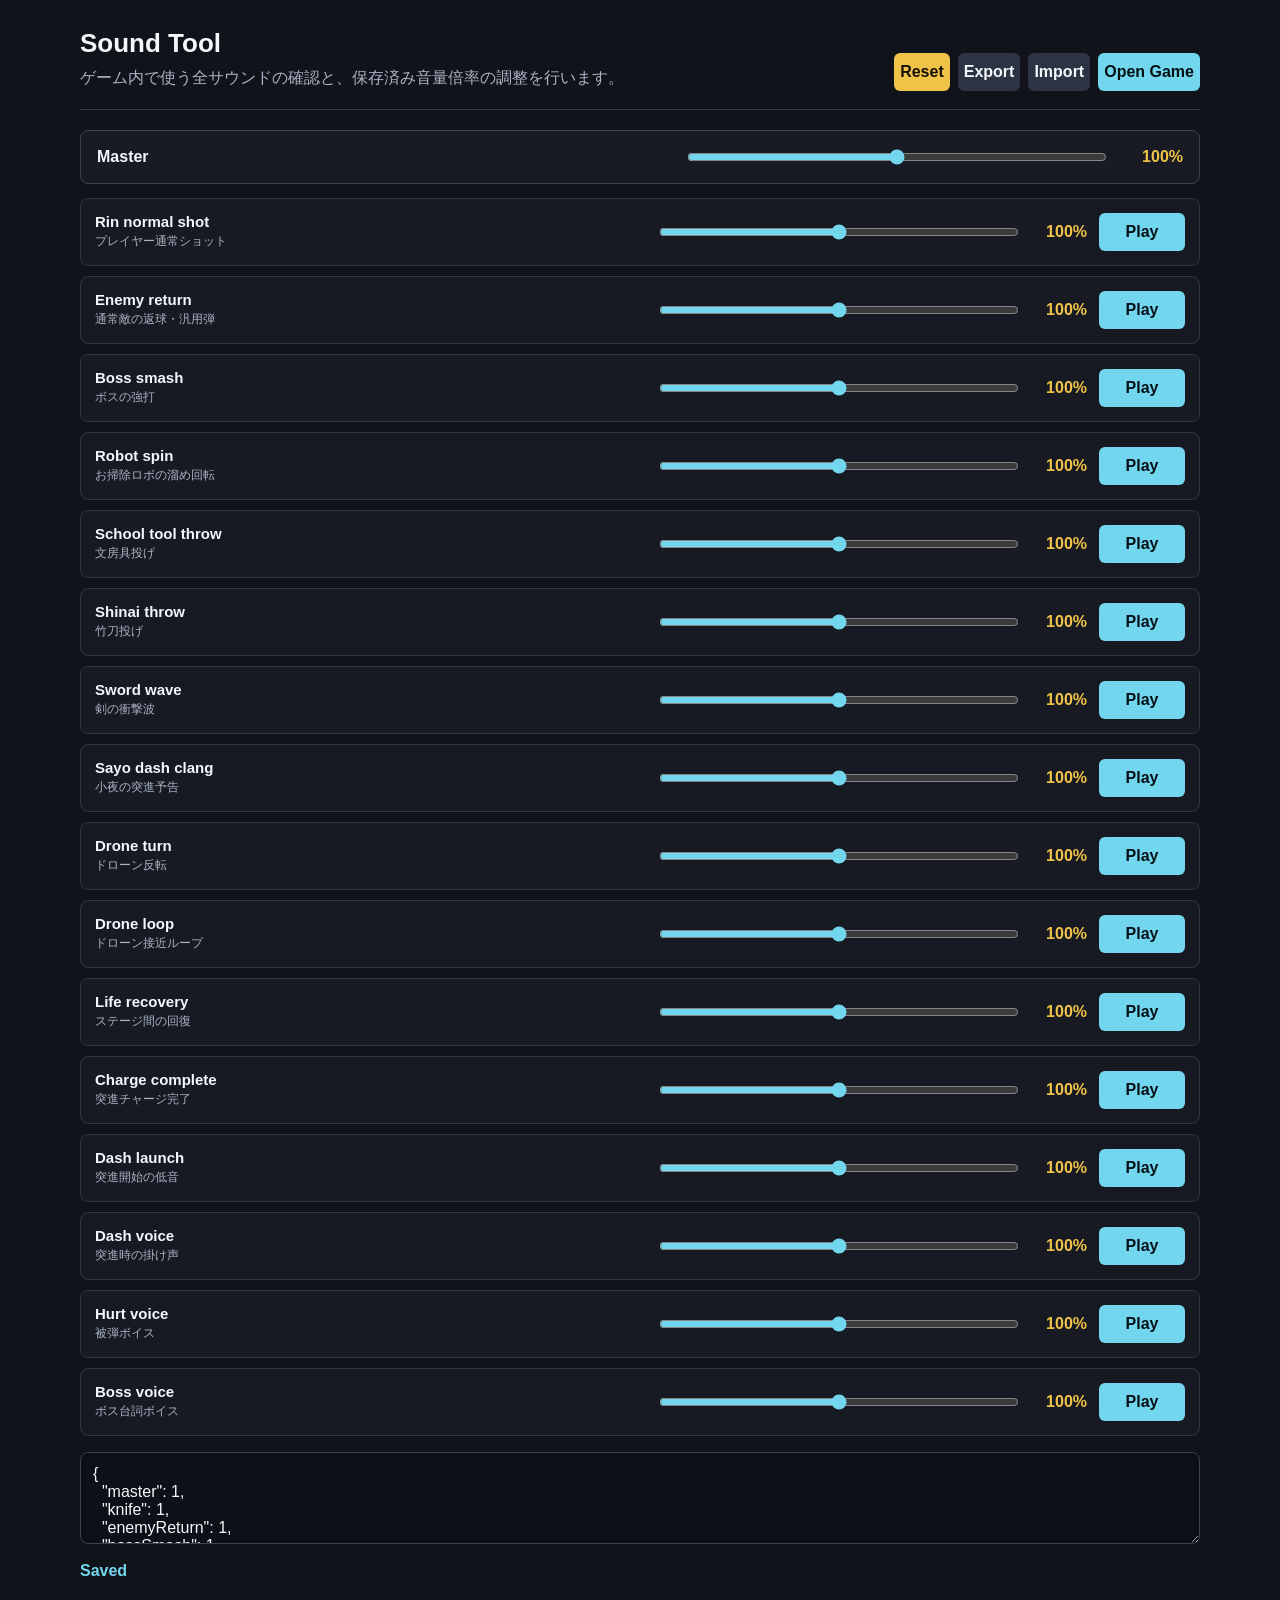
<file: tools/sound-tool.html>
<!doctype html>
<html lang="ja">
  <head>
    <meta charset="utf-8">
    <meta name="viewport" content="width=device-width, initial-scale=1">
    <title>Yokoshoot Sound Tool</title>
    <style>
      :root {
        color-scheme: dark;
        font-family: "Yu Gothic", "Hiragino Kaku Gothic ProN", Meiryo, sans-serif;
        background: #11131a;
        color: #f4f7fb;
      }

      * {
        box-sizing: border-box;
      }

      body {
        min-width: 320px;
        margin: 0;
        background: #11131a;
      }

      main {
        width: min(1120px, calc(100% - 32px));
        margin: 0 auto;
        padding: 28px 0 36px;
      }

      header {
        display: flex;
        flex-wrap: wrap;
        gap: 16px;
        align-items: end;
        justify-content: space-between;
        padding-bottom: 18px;
        border-bottom: 1px solid #323746;
      }

      h1 {
        margin: 0 0 6px;
        font-size: 26px;
      }

      p {
        margin: 0;
        color: #aab3c5;
        line-height: 1.6;
      }

      button,
      input,
      textarea {
        font: inherit;
      }

      button {
        min-height: 38px;
        border: 0;
        border-radius: 6px;
        background: #72d7ee;
        color: #061017;
        cursor: pointer;
        font-weight: 800;
      }

      button.secondary {
        background: #2c3342;
        color: #f4f7fb;
      }

      button.warning {
        background: #f0c348;
        color: #151108;
      }

      .toolbar {
        display: flex;
        flex-wrap: wrap;
        gap: 8px;
      }

      .master {
        display: grid;
        grid-template-columns: minmax(120px, 1fr) minmax(180px, 420px) 64px;
        gap: 14px;
        align-items: center;
        margin: 20px 0 14px;
        padding: 16px;
        border: 1px solid #3c4352;
        border-radius: 8px;
        background: #181b24;
      }

      .sound-list {
        display: grid;
        gap: 10px;
      }

      .sound-row {
        display: grid;
        grid-template-columns: minmax(180px, 1fr) minmax(180px, 360px) 58px 86px;
        gap: 12px;
        align-items: center;
        padding: 14px;
        border: 1px solid #303543;
        border-radius: 8px;
        background: #171a22;
      }

      .sound-name {
        display: grid;
        gap: 3px;
        min-width: 0;
      }

      .sound-name strong {
        font-size: 15px;
      }

      .sound-name span {
        color: #aab3c5;
        font-size: 12px;
      }

      input[type="range"] {
        width: 100%;
        accent-color: #72d7ee;
      }

      .value {
        color: #f0c348;
        font-variant-numeric: tabular-nums;
        font-weight: 800;
        text-align: right;
      }

      textarea {
        width: 100%;
        min-height: 92px;
        margin-top: 16px;
        padding: 12px;
        border: 1px solid #3c4352;
        border-radius: 8px;
        background: #0d1017;
        color: #f4f7fb;
        resize: vertical;
      }

      .status {
        min-height: 24px;
        margin-top: 10px;
        color: #72d7ee;
        font-weight: 800;
      }

      @media (max-width: 760px) {
        .master,
        .sound-row {
          grid-template-columns: 1fr;
        }

        .value {
          text-align: left;
        }
      }
    </style>
  </head>
  <body>
    <main>
      <header>
        <div>
          <h1>Sound Tool</h1>
          <p>ゲーム内で使う全サウンドの確認と、保存済み音量倍率の調整を行います。</p>
        </div>
        <div class="toolbar">
          <button id="reset-button" class="warning" type="button">Reset</button>
          <button id="export-button" class="secondary" type="button">Export</button>
          <button id="import-button" class="secondary" type="button">Import</button>
          <button id="open-game-button" type="button">Open Game</button>
        </div>
      </header>

      <section class="master" aria-label="master volume">
        <strong>Master</strong>
        <input id="master-slider" type="range" min="0" max="2" step="0.01" value="1">
        <span id="master-value" class="value">100%</span>
      </section>

      <section id="sound-list" class="sound-list" aria-label="sound list"></section>
      <textarea id="settings-json" spellcheck="false" aria-label="settings json"></textarea>
      <p id="status" class="status" aria-live="polite"></p>
    </main>

    <script>
      (() => {
        "use strict";

        const STORAGE_KEY = "yokoshoot.soundVolumes.v1";
        const AudioContextClass = window.AudioContext || window.webkitAudioContext;
        let audioContext = null;
        let previewLoop = null;

        const defaults = {
          master: 1,
          knife: 1,
          enemyReturn: 1,
          bossSmash: 1,
          robotSpin: 1,
          schoolTool: 1,
          shinaiThrow: 1,
          swordWave: 1,
          sayoDashClang: 1,
          droneTurn: 1,
          droneLoop: 1,
          lifeRecovery: 1,
          chargeComplete: 1,
          dashLaunch: 1,
          dashVoice: 1,
          hurtVoice: 1,
          voiceBright: 1,
        };

        const sounds = [
          { key: "knife", label: "Rin normal shot", note: "プレイヤー通常ショット" },
          { key: "enemyReturn", label: "Enemy return", note: "通常敵の返球・汎用弾" },
          { key: "bossSmash", label: "Boss smash", note: "ボスの強打" },
          { key: "robotSpin", label: "Robot spin", note: "お掃除ロボの溜め回転" },
          { key: "schoolTool", label: "School tool throw", note: "文房具投げ" },
          { key: "shinaiThrow", label: "Shinai throw", note: "竹刀投げ" },
          { key: "swordWave", label: "Sword wave", note: "剣の衝撃波" },
          { key: "sayoDashClang", label: "Sayo dash clang", note: "小夜の突進予告" },
          { key: "droneTurn", label: "Drone turn", note: "ドローン反転" },
          { key: "droneLoop", label: "Drone loop", note: "ドローン接近ループ" },
          { key: "lifeRecovery", label: "Life recovery", note: "ステージ間の回復" },
          { key: "chargeComplete", label: "Charge complete", note: "突進チャージ完了" },
          { key: "dashLaunch", label: "Dash launch", note: "突進開始の低音" },
          { key: "dashVoice", label: "Dash voice", note: "突進時の掛け声" },
          { key: "hurtVoice", label: "Hurt voice", note: "被弾ボイス" },
          { key: "voiceBright", label: "Boss voice", note: "ボス台詞ボイス" },
        ];

        const list = document.getElementById("sound-list");
        const masterSlider = document.getElementById("master-slider");
        const masterValue = document.getElementById("master-value");
        const settingsJson = document.getElementById("settings-json");
        const status = document.getElementById("status");
        const sliders = new Map();
        let volumes = loadVolumes();

        function loadVolumes() {
          try {
            return { ...defaults, ...JSON.parse(localStorage.getItem(STORAGE_KEY) || "{}") };
          } catch (error) {
            return { ...defaults };
          }
        }

        function saveVolumes() {
          localStorage.setItem(STORAGE_KEY, JSON.stringify(volumes));
          settingsJson.value = JSON.stringify(volumes, null, 2);
          status.textContent = "Saved";
        }

        function ensureAudioContext() {
          if (!AudioContextClass) return null;
          if (!audioContext) audioContext = new AudioContextClass();
          if (audioContext.state === "suspended") audioContext.resume();
          return audioContext;
        }

        function clamp(value, min, max) {
          return Math.min(max, Math.max(min, value));
        }

        function soundVolume(key) {
          return clamp(Number(volumes.master) || 0, 0, 2) * clamp(Number(volumes[key]) || 0, 0, 2);
        }

        function scaled(key, volume) {
          return volume * soundVolume(key);
        }

        function percent(value) {
          return `${Math.round(Number(value) * 100)}%`;
        }

        function render() {
          masterSlider.value = volumes.master;
          masterValue.textContent = percent(volumes.master);
          list.textContent = "";
          sliders.clear();
          for (const sound of sounds) {
            const row = document.createElement("div");
            row.className = "sound-row";
            row.innerHTML = `
              <div class="sound-name">
                <strong>${sound.label}</strong>
                <span>${sound.note}</span>
              </div>
              <input type="range" min="0" max="2" step="0.01" value="${volumes[sound.key]}">
              <span class="value">${percent(volumes[sound.key])}</span>
              <button type="button">Play</button>
            `;
            const slider = row.querySelector("input");
            const value = row.querySelector(".value");
            const button = row.querySelector("button");
            slider.addEventListener("input", () => {
              volumes[sound.key] = Number(slider.value);
              value.textContent = percent(volumes[sound.key]);
              saveVolumes();
              if (sound.key === "droneLoop" && previewLoop) previewLoop.gain.gain.value = scaled("droneLoop", 0.026);
            });
            button.addEventListener("click", () => playSound(sound.key));
            sliders.set(sound.key, { slider, value });
            list.append(row);
          }
          settingsJson.value = JSON.stringify(volumes, null, 2);
        }

        function playNoiseHit(audio, duration, decay, filterType, frequency, volume) {
          const sampleCount = Math.max(1, Math.floor(audio.sampleRate * duration));
          const buffer = audio.createBuffer(1, sampleCount, audio.sampleRate);
          const data = buffer.getChannelData(0);
          for (let i = 0; i < sampleCount; i += 1) data[i] = Math.random() * 2 - 1;
          const source = audio.createBufferSource();
          const filter = audio.createBiquadFilter();
          const gain = audio.createGain();
          const now = audio.currentTime;
          filter.type = filterType;
          filter.frequency.setValueAtTime(frequency, now);
          filter.Q.setValueAtTime(2.1, now);
          gain.gain.setValueAtTime(volume, now);
          gain.gain.exponentialRampToValueAtTime(0.0001, now + decay);
          source.buffer = buffer;
          source.connect(filter);
          filter.connect(gain);
          gain.connect(audio.destination);
          source.start(now);
          source.stop(now + duration);
        }

        function playToneSweep(audio, duration, startFrequency, endFrequency, volume, type) {
          const oscillator = audio.createOscillator();
          const gain = audio.createGain();
          const now = audio.currentTime;
          oscillator.type = type;
          oscillator.frequency.setValueAtTime(startFrequency, now);
          oscillator.frequency.exponentialRampToValueAtTime(endFrequency, now + duration);
          gain.gain.setValueAtTime(volume, now);
          gain.gain.exponentialRampToValueAtTime(0.0001, now + duration);
          oscillator.connect(gain);
          gain.connect(audio.destination);
          oscillator.start(now);
          oscillator.stop(now + duration);
        }

        function playShotSound(key) {
          const audio = ensureAudioContext();
          if (!audio) return;
          if (key === "knife") {
            playNoiseHit(audio, 0.11, 0.08, "highpass", 1800, scaled(key, 0.13));
            playToneSweep(audio, 0.12, 340, 1260, scaled(key, 0.06), "triangle");
            setTimeout(() => playNoiseHit(audio, 0.06, 0.035, "bandpass", 3600, scaled(key, 0.055)), 36);
          } else if (key === "bossSmash") {
            playNoiseHit(audio, 0.16, 0.12, "bandpass", 720, scaled(key, 0.2));
            playToneSweep(audio, 0.14, 170, 86, scaled(key, 0.11), "sine");
          } else if (key === "robotSpin") {
            playNoiseHit(audio, 0.22, 0.18, "bandpass", 420, scaled(key, 0.08));
            playToneSweep(audio, 0.18, 110, 280, scaled(key, 0.045), "square");
          } else if (key === "schoolTool") {
            playNoiseHit(audio, 0.08, 0.055, "highpass", 2100, scaled(key, 0.09));
            playToneSweep(audio, 0.09, 620, 260, scaled(key, 0.045), "triangle");
          } else if (key === "shinaiThrow") {
            playNoiseHit(audio, 0.12, 0.09, "bandpass", 980, scaled(key, 0.11));
            playToneSweep(audio, 0.1, 360, 150, scaled(key, 0.04), "sawtooth");
          } else if (key === "swordWave") {
            playNoiseHit(audio, 0.14, 0.1, "highpass", 1400, scaled(key, 0.13));
            playToneSweep(audio, 0.13, 520, 130, scaled(key, 0.07), "sawtooth");
          } else if (key === "sayoDashClang") {
            playSayoDashClang(audio, key, 0);
            setTimeout(() => playSayoDashClang(audio, key, 1), 70);
            setTimeout(() => playSayoDashClang(audio, key, 2), 140);
          } else {
            playNoiseHit(audio, 0.1, 0.085, "bandpass", 1150, scaled("enemyReturn", 0.12));
            playToneSweep(audio, 0.08, 260, 160, scaled("enemyReturn", 0.055), "sine");
          }
        }

        function playSayoDashClang(audio, key, index) {
          const pitch = 1380 + index * 210;
          const volumeDrop = index * 0.018;
          playNoiseHit(audio, 0.085, 0.052, "bandpass", pitch, scaled(key, 0.16 - volumeDrop));
          playToneSweep(audio, 0.075, 820 + index * 120, 450 + index * 90, scaled(key, 0.055), "square");
        }

        function playDroneLoopPreview() {
          const audio = ensureAudioContext();
          if (!audio) return;
          stopDroneLoopPreview();
          const sampleCount = Math.floor(audio.sampleRate * 1.2);
          const buffer = audio.createBuffer(1, sampleCount, audio.sampleRate);
          const data = buffer.getChannelData(0);
          for (let i = 0; i < sampleCount; i += 1) data[i] = Math.random() * 2 - 1;
          const noise = audio.createBufferSource();
          const filter = audio.createBiquadFilter();
          const gain = audio.createGain();
          const oscillator = audio.createOscillator();
          const oscillatorGain = audio.createGain();
          const now = audio.currentTime;
          noise.buffer = buffer;
          noise.loop = true;
          filter.type = "lowpass";
          filter.frequency.setValueAtTime(296, now);
          filter.Q.setValueAtTime(1.4, now);
          gain.gain.setValueAtTime(scaled("droneLoop", 0.026), now);
          oscillator.type = "sawtooth";
          oscillator.frequency.setValueAtTime(110, now);
          oscillatorGain.gain.setValueAtTime(scaled("droneLoop", 0.014), now);
          noise.connect(filter);
          filter.connect(gain);
          oscillator.connect(oscillatorGain);
          oscillatorGain.connect(gain);
          gain.connect(audio.destination);
          noise.start(now);
          oscillator.start(now);
          previewLoop = { noise, oscillator, gain };
          setTimeout(stopDroneLoopPreview, 1500);
        }

        function stopDroneLoopPreview() {
          if (!previewLoop || !audioContext) return;
          const now = audioContext.currentTime;
          try {
            previewLoop.gain.gain.setTargetAtTime(0.0001, now, 0.08);
            previewLoop.noise.stop(now + 0.35);
            previewLoop.oscillator.stop(now + 0.35);
          } catch (error) {
            // Already stopped.
          }
          previewLoop = null;
        }

        function playVoice(text, style, key) {
          if (!("speechSynthesis" in window) || !("SpeechSynthesisUtterance" in window)) return;
          speechSynthesis.cancel();
          const utterance = new SpeechSynthesisUtterance(text);
          const voices = speechSynthesis.getVoices();
          const japaneseVoice = voices.find((voice) => voice.lang && voice.lang.toLowerCase().startsWith("ja")) || voices[0];
          if (japaneseVoice) utterance.voice = japaneseVoice;
          utterance.lang = "ja-JP";
          utterance.volume = Math.min(1, scaled(key, style === "cool" ? 0.62 : 0.82));
          utterance.rate = style === "cool" ? 1.12 : 1.08;
          utterance.pitch = style === "cool" ? 0.82 : 1.18;
          speechSynthesis.speak(utterance);
        }

        function playSound(key) {
          if (key === "droneLoop") {
            playDroneLoopPreview();
          } else if (key === "droneTurn") {
            const audio = ensureAudioContext();
            playNoiseHit(audio, 0.18, 0.12, "highpass", 2800, scaled(key, 0.11));
            playToneSweep(audio, 0.14, 520, 980, scaled(key, 0.035), "sawtooth");
          } else if (key === "lifeRecovery") {
            const audio = ensureAudioContext();
            playNoiseHit(audio, 0.16, 0.12, "bandpass", 760, scaled(key, 0.055));
            playToneSweep(audio, 0.18, 210, 310, scaled(key, 0.045), "sine");
            setTimeout(() => playToneSweep(audio, 0.12, 440, 720, scaled(key, 0.035), "triangle"), 110);
          } else if (key === "chargeComplete") {
            const audio = ensureAudioContext();
            playNoiseHit(audio, 0.34, 0.28, "bandpass", 900, scaled(key, 0.055));
            playToneSweep(audio, 0.38, 220, 980, scaled(key, 0.07), "sawtooth");
            setTimeout(() => playToneSweep(audio, 0.2, 620, 1480, scaled(key, 0.045), "triangle"), 130);
            setTimeout(() => playNoiseHit(audio, 0.16, 0.08, "highpass", 2600, scaled(key, 0.04)), 260);
          } else if (key === "dashLaunch") {
            const audio = ensureAudioContext();
            playNoiseHit(audio, 0.18, 0.13, "lowpass", 260, scaled(key, 0.22));
            playToneSweep(audio, 0.16, 95, 48, scaled(key, 0.16), "sine");
          } else if (key === "dashVoice") {
            playVoice("ハッ", "cool", key);
          } else if (key === "hurtVoice") {
            playVoice("くぅっ", "cool", key);
          } else if (key === "voiceBright") {
            playVoice("通さない！", "bright", key);
          } else {
            playShotSound(key);
          }
        }

        masterSlider.addEventListener("input", () => {
          volumes.master = Number(masterSlider.value);
          masterValue.textContent = percent(volumes.master);
          saveVolumes();
          if (previewLoop) previewLoop.gain.gain.value = scaled("droneLoop", 0.026);
        });

        document.getElementById("reset-button").addEventListener("click", () => {
          stopDroneLoopPreview();
          volumes = { ...defaults };
          saveVolumes();
          render();
          status.textContent = "Reset saved";
        });

        document.getElementById("export-button").addEventListener("click", async () => {
          settingsJson.select();
          try {
            await navigator.clipboard.writeText(settingsJson.value);
            status.textContent = "Copied JSON";
          } catch (error) {
            status.textContent = "JSON selected";
          }
        });

        document.getElementById("import-button").addEventListener("click", () => {
          try {
            const imported = JSON.parse(settingsJson.value);
            volumes = { ...defaults, ...imported };
            saveVolumes();
            render();
            status.textContent = "Imported";
          } catch (error) {
            status.textContent = "Invalid JSON";
          }
        });

        document.getElementById("open-game-button").addEventListener("click", () => {
          window.open("../index.html", "_blank", "noopener");
        });

        render();
        saveVolumes();
      })();
    </script>
  </body>
</html>
</file>
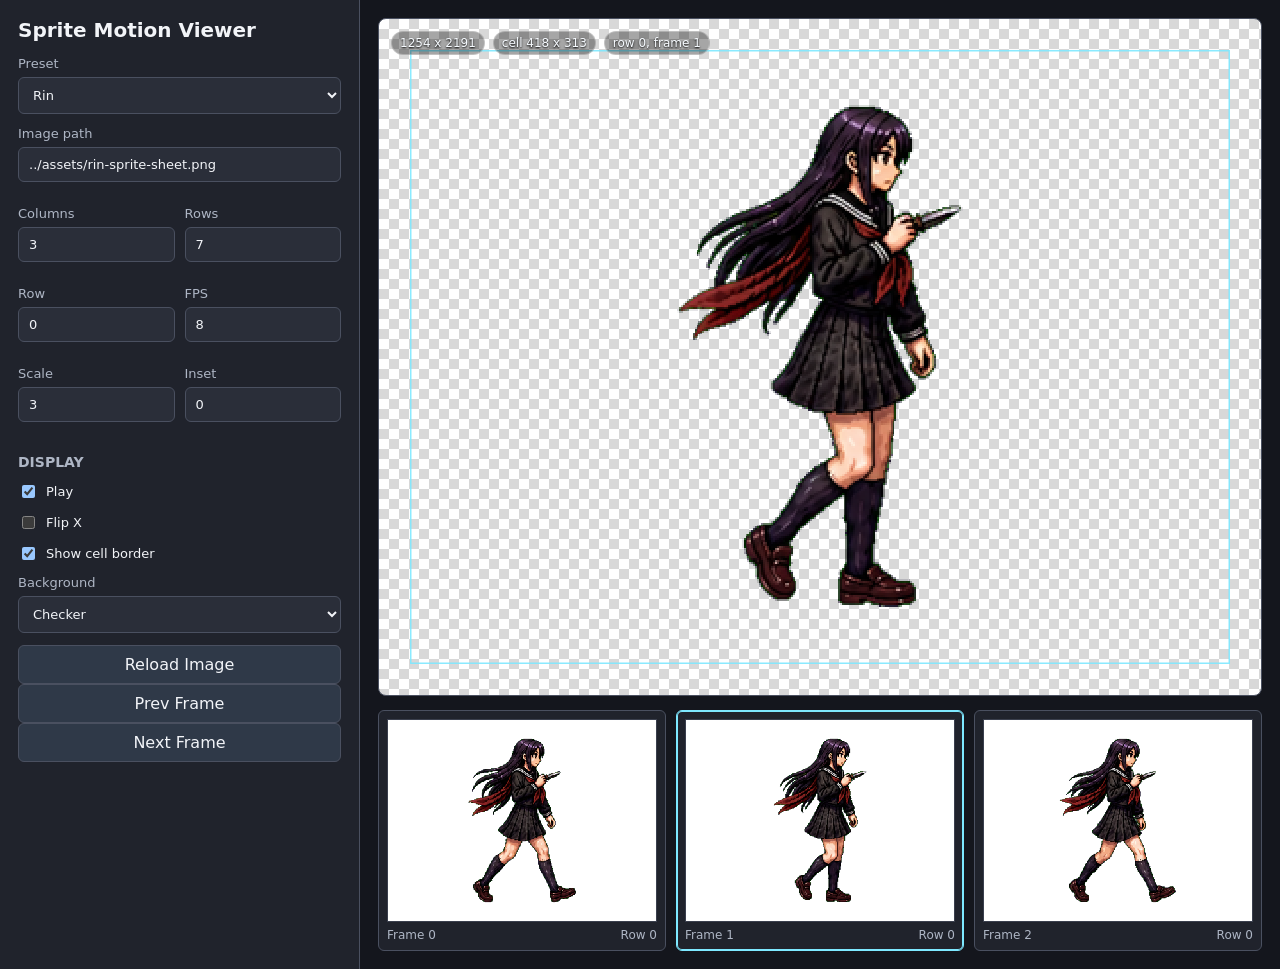
<file: tools/sprite-viewer.html>
<!doctype html>
<html lang="ja">
<head>
  <meta charset="utf-8">
  <meta name="viewport" content="width=device-width, initial-scale=1">
  <title>Sprite Motion Viewer</title>
  <style>
    :root {
      color-scheme: dark;
      --bg: #14161d;
      --panel: #20232c;
      --panel-2: #2a2e39;
      --line: #4a5060;
      --text: #f2f4f8;
      --muted: #aeb6c5;
      --accent: #7ee8ff;
      --danger: #ff5278;
    }

    * {
      box-sizing: border-box;
    }

    body {
      margin: 0;
      min-height: 100vh;
      background: var(--bg);
      color: var(--text);
      font-family: system-ui, -apple-system, BlinkMacSystemFont, "Segoe UI", sans-serif;
    }

    main {
      display: grid;
      grid-template-columns: minmax(280px, 360px) minmax(0, 1fr);
      min-height: 100vh;
    }

    aside {
      border-right: 1px solid var(--line);
      background: var(--panel);
      padding: 18px;
      overflow: auto;
    }

    section {
      min-width: 0;
      padding: 18px;
    }

    h1 {
      margin: 0 0 14px;
      font-size: 20px;
      letter-spacing: 0;
    }

    h2 {
      margin: 20px 0 10px;
      font-size: 14px;
      color: var(--muted);
      letter-spacing: 0;
      text-transform: uppercase;
    }

    label {
      display: grid;
      gap: 6px;
      margin: 12px 0;
      color: var(--muted);
      font-size: 13px;
    }

    select,
    input,
    button {
      width: 100%;
      border: 1px solid var(--line);
      border-radius: 6px;
      background: var(--panel-2);
      color: var(--text);
      font: inherit;
      padding: 9px 10px;
    }

    input[type="range"] {
      padding: 0;
    }

    input[type="checkbox"] {
      width: auto;
    }

    button {
      cursor: pointer;
      background: #2f3948;
    }

    button:hover {
      border-color: var(--accent);
    }

    .row {
      display: grid;
      grid-template-columns: 1fr 1fr;
      gap: 10px;
    }

    .check {
      display: flex;
      align-items: center;
      gap: 8px;
      color: var(--text);
    }

    .stage {
      display: grid;
      grid-template-rows: minmax(300px, 1fr) auto;
      gap: 14px;
      min-height: calc(100vh - 36px);
    }

    .viewer {
      position: relative;
      display: grid;
      place-items: center;
      min-height: 340px;
      overflow: hidden;
      border: 1px solid var(--line);
      border-radius: 8px;
      background-color: #ffffff;
      background-image:
        linear-gradient(45deg, #d8d8d8 25%, transparent 25%),
        linear-gradient(-45deg, #d8d8d8 25%, transparent 25%),
        linear-gradient(45deg, transparent 75%, #d8d8d8 75%),
        linear-gradient(-45deg, transparent 75%, #d8d8d8 75%);
      background-position: 0 0, 0 10px, 10px -10px, -10px 0;
      background-size: 20px 20px;
    }

    canvas {
      image-rendering: pixelated;
      max-width: 100%;
      max-height: 100%;
    }

    .hud {
      position: absolute;
      left: 12px;
      top: 12px;
      display: flex;
      flex-wrap: wrap;
      gap: 8px;
      color: #f7fbff;
      font-size: 12px;
      text-shadow: 0 1px 2px #000;
      pointer-events: none;
    }

    .pill {
      border: 1px solid rgba(255, 255, 255, 0.3);
      border-radius: 999px;
      background: rgba(0, 0, 0, 0.35);
      padding: 4px 8px;
    }

    .filmstrip {
      display: grid;
      grid-template-columns: repeat(auto-fit, minmax(108px, 1fr));
      gap: 10px;
      align-items: start;
    }

    .frame-card {
      border: 1px solid var(--line);
      border-radius: 6px;
      background: var(--panel);
      padding: 8px;
      min-width: 0;
    }

    .frame-card canvas {
      display: block;
      width: 100%;
      height: auto;
      border: 1px solid #3a3f4d;
      background: #fff;
    }

    .frame-card.active {
      border-color: var(--accent);
      box-shadow: 0 0 0 1px var(--accent) inset;
    }

    .frame-label {
      display: flex;
      justify-content: space-between;
      gap: 8px;
      margin-top: 6px;
      color: var(--muted);
      font-size: 12px;
      white-space: nowrap;
    }

    .error {
      margin-top: 10px;
      color: var(--danger);
      font-size: 13px;
      min-height: 20px;
    }

    @media (max-width: 840px) {
      main {
        grid-template-columns: 1fr;
      }

      aside {
        border-right: 0;
        border-bottom: 1px solid var(--line);
      }
    }
  </style>
</head>
<body>
  <main>
    <aside>
      <h1>Sprite Motion Viewer</h1>

      <label>
        Preset
        <select id="preset"></select>
      </label>

      <label>
        Image path
        <input id="path" type="text" spellcheck="false">
      </label>

      <div class="row">
        <label>
          Columns
          <input id="columns" type="number" min="1" max="24" step="1">
        </label>
        <label>
          Rows
          <input id="rows" type="number" min="1" max="24" step="1">
        </label>
      </div>

      <div class="row">
        <label>
          Row
          <input id="row" type="number" min="0" max="23" step="1">
        </label>
        <label>
          FPS
          <input id="fps" type="number" min="1" max="30" step="1">
        </label>
      </div>

      <div class="row">
        <label>
          Scale
          <input id="scale" type="number" min="1" max="8" step="0.25">
        </label>
        <label>
          Inset
          <input id="inset" type="number" min="0" max="32" step="1">
        </label>
      </div>

      <h2>Display</h2>
      <label class="check"><input id="playing" type="checkbox" checked> Play</label>
      <label class="check"><input id="flip" type="checkbox"> Flip X</label>
      <label class="check"><input id="grid" type="checkbox" checked> Show cell border</label>

      <label>
        Background
        <select id="background">
          <option value="checker">Checker</option>
          <option value="white">White</option>
          <option value="black">Black</option>
          <option value="stage">Stage dark</option>
        </select>
      </label>

      <button id="reload" type="button">Reload Image</button>
      <button id="prev" type="button">Prev Frame</button>
      <button id="next" type="button">Next Frame</button>

      <div id="error" class="error"></div>
    </aside>

    <section class="stage">
      <div id="viewer" class="viewer">
        <canvas id="main-canvas" width="512" height="384"></canvas>
        <div class="hud">
          <span id="size" class="pill"></span>
          <span id="cell" class="pill"></span>
          <span id="frame" class="pill"></span>
        </div>
      </div>
      <div id="filmstrip" class="filmstrip"></div>
    </section>
  </main>

  <script>
    "use strict";

    const presets = [
      { name: "Rin", path: "../assets/rin-sprite-sheet.png", columns: 3, rows: 7, row: 0, fps: 8, scale: 3, inset: 0 },
      { name: "Tsubame Boss", path: "../assets/tsubame-boss-sprite-sheet.png", columns: 3, rows: 2, row: 0, fps: 6, scale: 2.5, inset: 0 },
      { name: "Ritsuko Boss", path: "../assets/ritsuko-boss-sprite-sheet.png", columns: 3, rows: 2, row: 0, fps: 6, scale: 2.5, inset: 0 },
      { name: "Sayo Boss", path: "../assets/sayo-boss-sprite-sheet.png", columns: 3, rows: 2, row: 0, fps: 6, scale: 2.5, inset: 0 },
      { name: "Stage 1 Enemies", path: "../assets/stage1-enemy-sprite-sheet.png", columns: 3, rows: 5, row: 0, fps: 8, scale: 3, inset: 4 },
      { name: "Stage 2 Enemies", path: "../assets/stage2-enemy-sprite-sheet.png", columns: 3, rows: 3, row: 0, fps: 8, scale: 3, inset: 4 },
      { name: "Stage 2 Reinforcements", path: "../assets/stage2-reinforcement-sprite-sheet.png", columns: 4, rows: 2, row: 0, fps: 10, scale: 3, inset: 4 },
      { name: "Stage 2 Glasses Run 6 Test", path: "../assets/stage2-glasses-enforcer-run6-sprite-sheet.png", columns: 6, rows: 1, row: 0, fps: 12, scale: 3, inset: 4 },
    ];

    const controls = {
      preset: document.getElementById("preset"),
      path: document.getElementById("path"),
      columns: document.getElementById("columns"),
      rows: document.getElementById("rows"),
      row: document.getElementById("row"),
      fps: document.getElementById("fps"),
      scale: document.getElementById("scale"),
      inset: document.getElementById("inset"),
      playing: document.getElementById("playing"),
      flip: document.getElementById("flip"),
      grid: document.getElementById("grid"),
      background: document.getElementById("background"),
      reload: document.getElementById("reload"),
      prev: document.getElementById("prev"),
      next: document.getElementById("next"),
      error: document.getElementById("error"),
      viewer: document.getElementById("viewer"),
      mainCanvas: document.getElementById("main-canvas"),
      filmstrip: document.getElementById("filmstrip"),
      size: document.getElementById("size"),
      cell: document.getElementById("cell"),
      frame: document.getElementById("frame"),
    };

    const state = {
      image: new Image(),
      frame: 0,
      lastTick: 0,
      accumulator: 0,
    };

    for (const [index, preset] of presets.entries()) {
      const option = document.createElement("option");
      option.value = String(index);
      option.textContent = preset.name;
      controls.preset.append(option);
    }

    function numberValue(id, fallback) {
      const value = Number(controls[id].value);
      return Number.isFinite(value) ? value : fallback;
    }

    function settings() {
      const columns = Math.max(1, Math.round(numberValue("columns", 1)));
      const rows = Math.max(1, Math.round(numberValue("rows", 1)));
      const row = Math.min(rows - 1, Math.max(0, Math.round(numberValue("row", 0))));
      return {
        path: controls.path.value.trim(),
        columns,
        rows,
        row,
        fps: Math.max(1, numberValue("fps", 8)),
        scale: Math.max(1, numberValue("scale", 3)),
        inset: Math.max(0, Math.round(numberValue("inset", 0))),
        playing: controls.playing.checked,
        flip: controls.flip.checked,
        grid: controls.grid.checked,
      };
    }

    function applyPreset(preset) {
      controls.path.value = preset.path;
      controls.columns.value = preset.columns;
      controls.rows.value = preset.rows;
      controls.row.value = preset.row;
      controls.fps.value = preset.fps;
      controls.scale.value = preset.scale;
      controls.inset.value = preset.inset;
      state.frame = 0;
      loadImage();
    }

    function loadImage() {
      const src = controls.path.value.trim();
      controls.error.textContent = "";
      state.image = new Image();
      state.image.onload = () => {
        state.frame = 0;
        renderFilmstrip();
        draw();
      };
      state.image.onerror = () => {
        controls.error.textContent = `Could not load: ${src}`;
      };
      state.image.src = `${src}?t=${Date.now()}`;
    }

    function updateBackground() {
      controls.viewer.style.backgroundImage = "";
      if (controls.background.value === "checker") {
        controls.viewer.style.backgroundColor = "#ffffff";
        controls.viewer.style.backgroundImage = [
          "linear-gradient(45deg, #d8d8d8 25%, transparent 25%)",
          "linear-gradient(-45deg, #d8d8d8 25%, transparent 25%)",
          "linear-gradient(45deg, transparent 75%, #d8d8d8 75%)",
          "linear-gradient(-45deg, transparent 75%, #d8d8d8 75%)",
        ].join(",");
      } else if (controls.background.value === "white") {
        controls.viewer.style.backgroundColor = "#ffffff";
      } else if (controls.background.value === "black") {
        controls.viewer.style.backgroundColor = "#000000";
      } else {
        controls.viewer.style.backgroundColor = "#18202c";
      }
    }

    function cellRect() {
      const s = settings();
      const image = state.image;
      const cellW = image.naturalWidth / s.columns;
      const cellH = image.naturalHeight / s.rows;
      const inset = Math.min(s.inset, Math.floor(Math.min(cellW, cellH) / 3));
      return {
        sx: state.frame * cellW + inset,
        sy: s.row * cellH + inset,
        sw: cellW - inset * 2,
        sh: cellH - inset * 2,
        rawW: cellW,
        rawH: cellH,
        settings: s,
      };
    }

    function draw() {
      updateBackground();
      const canvas = controls.mainCanvas;
      const ctx = canvas.getContext("2d");
      ctx.imageSmoothingEnabled = false;
      ctx.clearRect(0, 0, canvas.width, canvas.height);

      if (!state.image.complete || state.image.naturalWidth === 0) return;
      const rect = cellRect();
      const dw = Math.max(1, Math.round(rect.sw * rect.settings.scale));
      const dh = Math.max(1, Math.round(rect.sh * rect.settings.scale));
      canvas.width = Math.max(320, dw + 96);
      canvas.height = Math.max(260, dh + 96);
      ctx.imageSmoothingEnabled = false;
      ctx.clearRect(0, 0, canvas.width, canvas.height);

      const dx = Math.round((canvas.width - dw) / 2);
      const dy = Math.round((canvas.height - dh) / 2);
      ctx.save();
      if (rect.settings.flip) {
        ctx.translate(dx + dw, dy);
        ctx.scale(-1, 1);
        ctx.drawImage(state.image, rect.sx, rect.sy, rect.sw, rect.sh, 0, 0, dw, dh);
      } else {
        ctx.drawImage(state.image, rect.sx, rect.sy, rect.sw, rect.sh, dx, dy, dw, dh);
      }
      ctx.restore();

      if (rect.settings.grid) {
        ctx.strokeStyle = "rgba(126, 232, 255, 0.9)";
        ctx.lineWidth = 2;
        ctx.strokeRect(dx + 0.5, dy + 0.5, dw - 1, dh - 1);
      }

      controls.size.textContent = `${state.image.naturalWidth} x ${state.image.naturalHeight}`;
      controls.cell.textContent = `cell ${Math.round(rect.rawW)} x ${Math.round(rect.rawH)}`;
      controls.frame.textContent = `row ${rect.settings.row}, frame ${state.frame}`;
      markActiveFrame();
    }

    function renderFilmstrip() {
      controls.filmstrip.replaceChildren();
      if (!state.image.complete || state.image.naturalWidth === 0) return;
      const s = settings();
      for (let frame = 0; frame < s.columns; frame += 1) {
        const card = document.createElement("div");
        card.className = "frame-card";
        card.dataset.frame = String(frame);
        const canvas = document.createElement("canvas");
        const label = document.createElement("div");
        label.className = "frame-label";
        label.innerHTML = `<span>Frame ${frame}</span><span>Row ${s.row}</span>`;
        card.append(canvas, label);
        card.addEventListener("click", () => {
          state.frame = frame;
          controls.playing.checked = false;
          draw();
        });
        controls.filmstrip.append(card);
        drawFrameCanvas(canvas, frame);
      }
      markActiveFrame();
    }

    function drawFrameCanvas(canvas, frame) {
      const previousFrame = state.frame;
      state.frame = frame;
      const rect = cellRect();
      state.frame = previousFrame;
      canvas.width = Math.round(rect.sw);
      canvas.height = Math.round(rect.sh);
      const ctx = canvas.getContext("2d");
      ctx.imageSmoothingEnabled = false;
      ctx.clearRect(0, 0, canvas.width, canvas.height);
      ctx.drawImage(state.image, rect.sx, rect.sy, rect.sw, rect.sh, 0, 0, canvas.width, canvas.height);
    }

    function markActiveFrame() {
      for (const card of controls.filmstrip.children) {
        card.classList.toggle("active", Number(card.dataset.frame) === state.frame);
      }
    }

    function stepFrame(delta) {
      const s = settings();
      state.frame = (state.frame + delta + s.columns) % s.columns;
      draw();
    }

    function animate(time) {
      const s = settings();
      if (s.playing) {
        const dt = state.lastTick ? (time - state.lastTick) / 1000 : 0;
        state.accumulator += dt;
        const frameSeconds = 1 / s.fps;
        while (state.accumulator >= frameSeconds) {
          state.frame = (state.frame + 1) % s.columns;
          state.accumulator -= frameSeconds;
        }
        draw();
      }
      state.lastTick = time;
      requestAnimationFrame(animate);
    }

    controls.preset.addEventListener("change", () => applyPreset(presets[Number(controls.preset.value)]));
    controls.reload.addEventListener("click", loadImage);
    controls.prev.addEventListener("click", () => stepFrame(-1));
    controls.next.addEventListener("click", () => stepFrame(1));

    for (const id of ["columns", "rows", "row", "fps", "scale", "inset", "flip", "grid", "background"]) {
      controls[id].addEventListener("input", () => {
        state.frame = Math.min(state.frame, settings().columns - 1);
        renderFilmstrip();
        draw();
      });
    }

    controls.path.addEventListener("change", loadImage);
    controls.playing.addEventListener("input", () => {
      state.accumulator = 0;
      draw();
    });

    applyPreset(presets[0]);
    requestAnimationFrame(animate);
  </script>
</body>
</html>
</file>
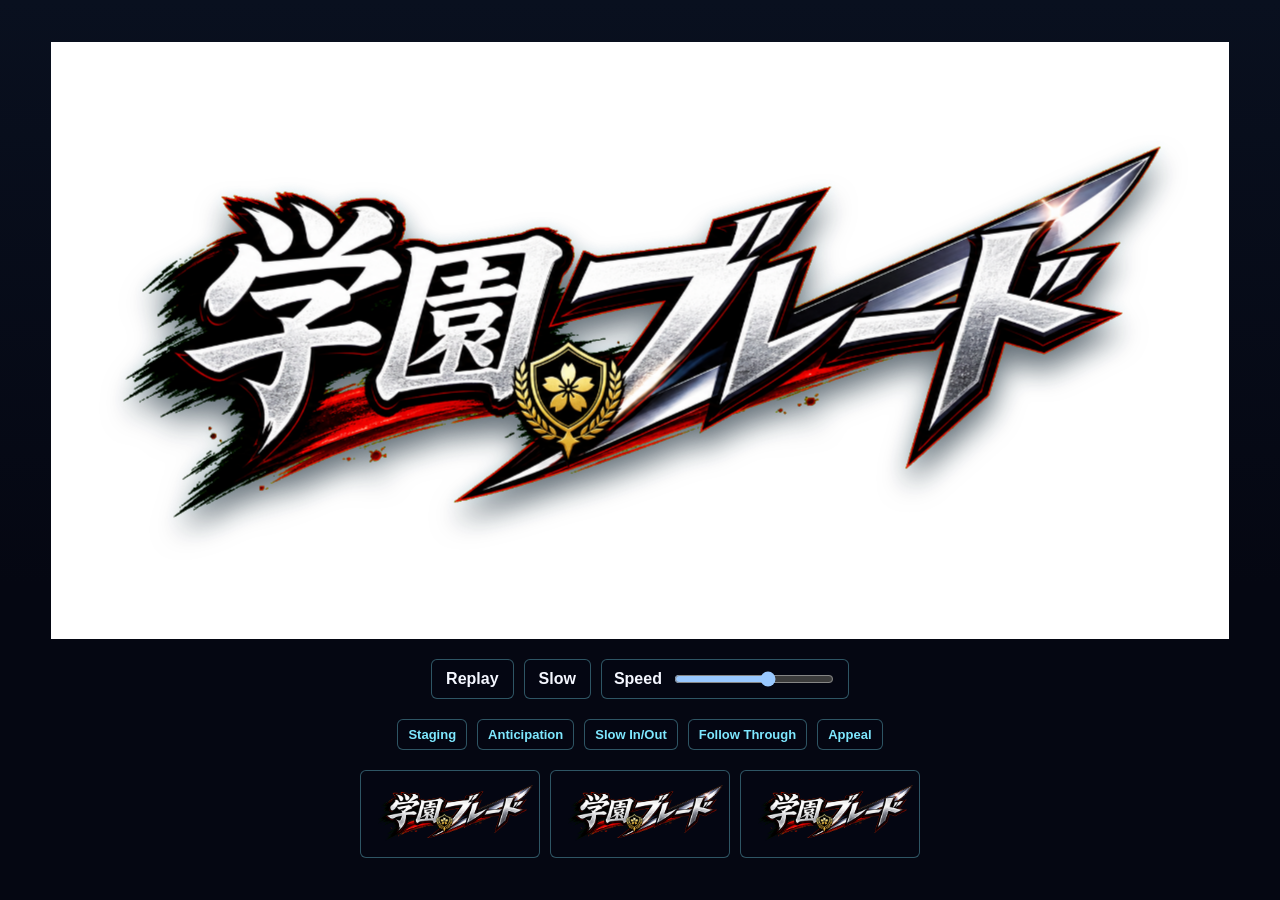
<file: tools/title-logo-motion.html>
<!doctype html>
<html lang="ja">
  <head>
    <meta charset="utf-8">
    <meta name="viewport" content="width=device-width, initial-scale=1">
    <title>学園ブレード Logo Motion</title>
    <style>
      :root {
        color-scheme: dark;
        font-family: "Yu Gothic", "Hiragino Kaku Gothic ProN", Meiryo, sans-serif;
        background: #050712;
        color: #f5f7ff;
      }

      * {
        box-sizing: border-box;
      }

      body {
        display: grid;
        min-height: 100vh;
        margin: 0;
        place-items: center;
        background:
          radial-gradient(circle at 52% 36%, rgba(126, 232, 255, 0.14), transparent 26%),
          linear-gradient(180deg, #09101f, #050712 65%);
      }

      main {
        display: grid;
        width: min(1180px, calc(100vw - 32px));
        gap: 20px;
      }

      #logo-root {
        display: grid;
        min-height: min(54vw, 520px);
        place-items: center;
      }

      #logo-root object {
        width: min(1270px, 92vw);
        max-height: 70vh;
        aspect-ratio: 1983 / 1006;
      }

      .controls,
      .principles,
      .atoms {
        display: flex;
        flex-wrap: wrap;
        align-items: center;
        justify-content: center;
        gap: 10px;
      }

      button,
      label,
      .pill {
        border: 1px solid rgba(126, 232, 255, 0.35);
        border-radius: 6px;
        background: rgba(5, 7, 18, 0.72);
        color: #f5f7ff;
        font: inherit;
        font-weight: 800;
      }

      button {
        min-height: 40px;
        padding: 0 14px;
        cursor: pointer;
      }

      label {
        display: flex;
        min-height: 40px;
        align-items: center;
        gap: 10px;
        padding: 0 12px;
      }

      input[type="range"] {
        width: 160px;
      }

      .pill {
        padding: 7px 10px;
        color: #7ee8ff;
        font-size: 13px;
      }

      .atom {
        display: grid;
        width: 180px;
        height: 88px;
        place-items: center;
        overflow: hidden;
      }

      .atom img {
        width: 160px;
      }

      .atom-pulse img {
        animation: pulse 1800ms ease-in-out infinite;
      }

      .atom-lift:hover img,
      .atom-lift:focus-within img {
        transform: translateY(-5px);
      }

      .atom-sheen img {
        animation: smallSheen 2200ms cubic-bezier(0.16, 1, 0.3, 1) infinite;
      }

      @keyframes pulse {
        0%, 100% { transform: scale(1); opacity: 0.9; }
        50% { transform: scale(1.025); opacity: 1; }
      }

      @keyframes smallSheen {
        0%, 100% { filter: drop-shadow(0 0 0 rgba(126, 232, 255, 0)); }
        48% { filter: drop-shadow(0 0 12px rgba(126, 232, 255, 0.7)); }
      }
    </style>
  </head>
  <body>
    <main>
      <div id="logo-root">
        <object id="logo-motion" type="image/svg+xml" data="../assets/title-logo-motion.svg" aria-label="学園ブレード"></object>
      </div>
      <div class="controls">
        <button id="replay" type="button">Replay</button>
        <button id="slow" type="button" aria-pressed="false">Slow</button>
        <label>Speed <input id="speed" type="range" min="0.25" max="1.5" value="1" step="0.05"></label>
      </div>
      <div class="principles" aria-label="principles">
        <span class="pill">Staging</span>
        <span class="pill">Anticipation</span>
        <span class="pill">Slow In/Out</span>
        <span class="pill">Follow Through</span>
        <span class="pill">Appeal</span>
      </div>
      <div class="atoms">
        <button class="atom atom-pulse" type="button"><img src="../assets/title-logo-static.svg" alt=""></button>
        <button class="atom atom-lift" type="button"><img src="../assets/title-logo-static.svg" alt=""></button>
        <button class="atom atom-sheen" type="button"><img src="../assets/title-logo-static.svg" alt=""></button>
      </div>
    </main>
    <script>
      const logo = document.getElementById("logo-motion");
      const replay = document.getElementById("replay");
      const slow = document.getElementById("slow");
      const speed = document.getElementById("speed");
      const params = new URLSearchParams(location.search);

      function motionDocument() {
        return logo.contentDocument;
      }

      function applySpeed() {
        const doc = motionDocument();
        if (!doc) return;
        doc.documentElement.style.setProperty("--p2m-duration", `${1500 / Number(speed.value)}ms`);
      }

      function reloadLogo() {
        const current = logo.data.split("?")[0];
        logo.data = `${current}?r=${Date.now()}`;
      }

      function setPlaybackRate(rate) {
        speed.value = String(rate);
        applySpeed();
      }

      replay.addEventListener("click", reloadLogo);
      slow.addEventListener("click", () => {
        const next = slow.getAttribute("aria-pressed") !== "true";
        slow.setAttribute("aria-pressed", String(next));
        setPlaybackRate(next ? 0.35 : 1);
        reloadLogo();
      });
      speed.addEventListener("input", () => setPlaybackRate(Number(speed.value)));
      logo.addEventListener("load", applySpeed);

      if (params.has("static")) {
        logo.data = "../assets/title-logo-static.svg";
      }

      window.__p2mReady = true;
    </script>
  </body>
</html>
</file>
